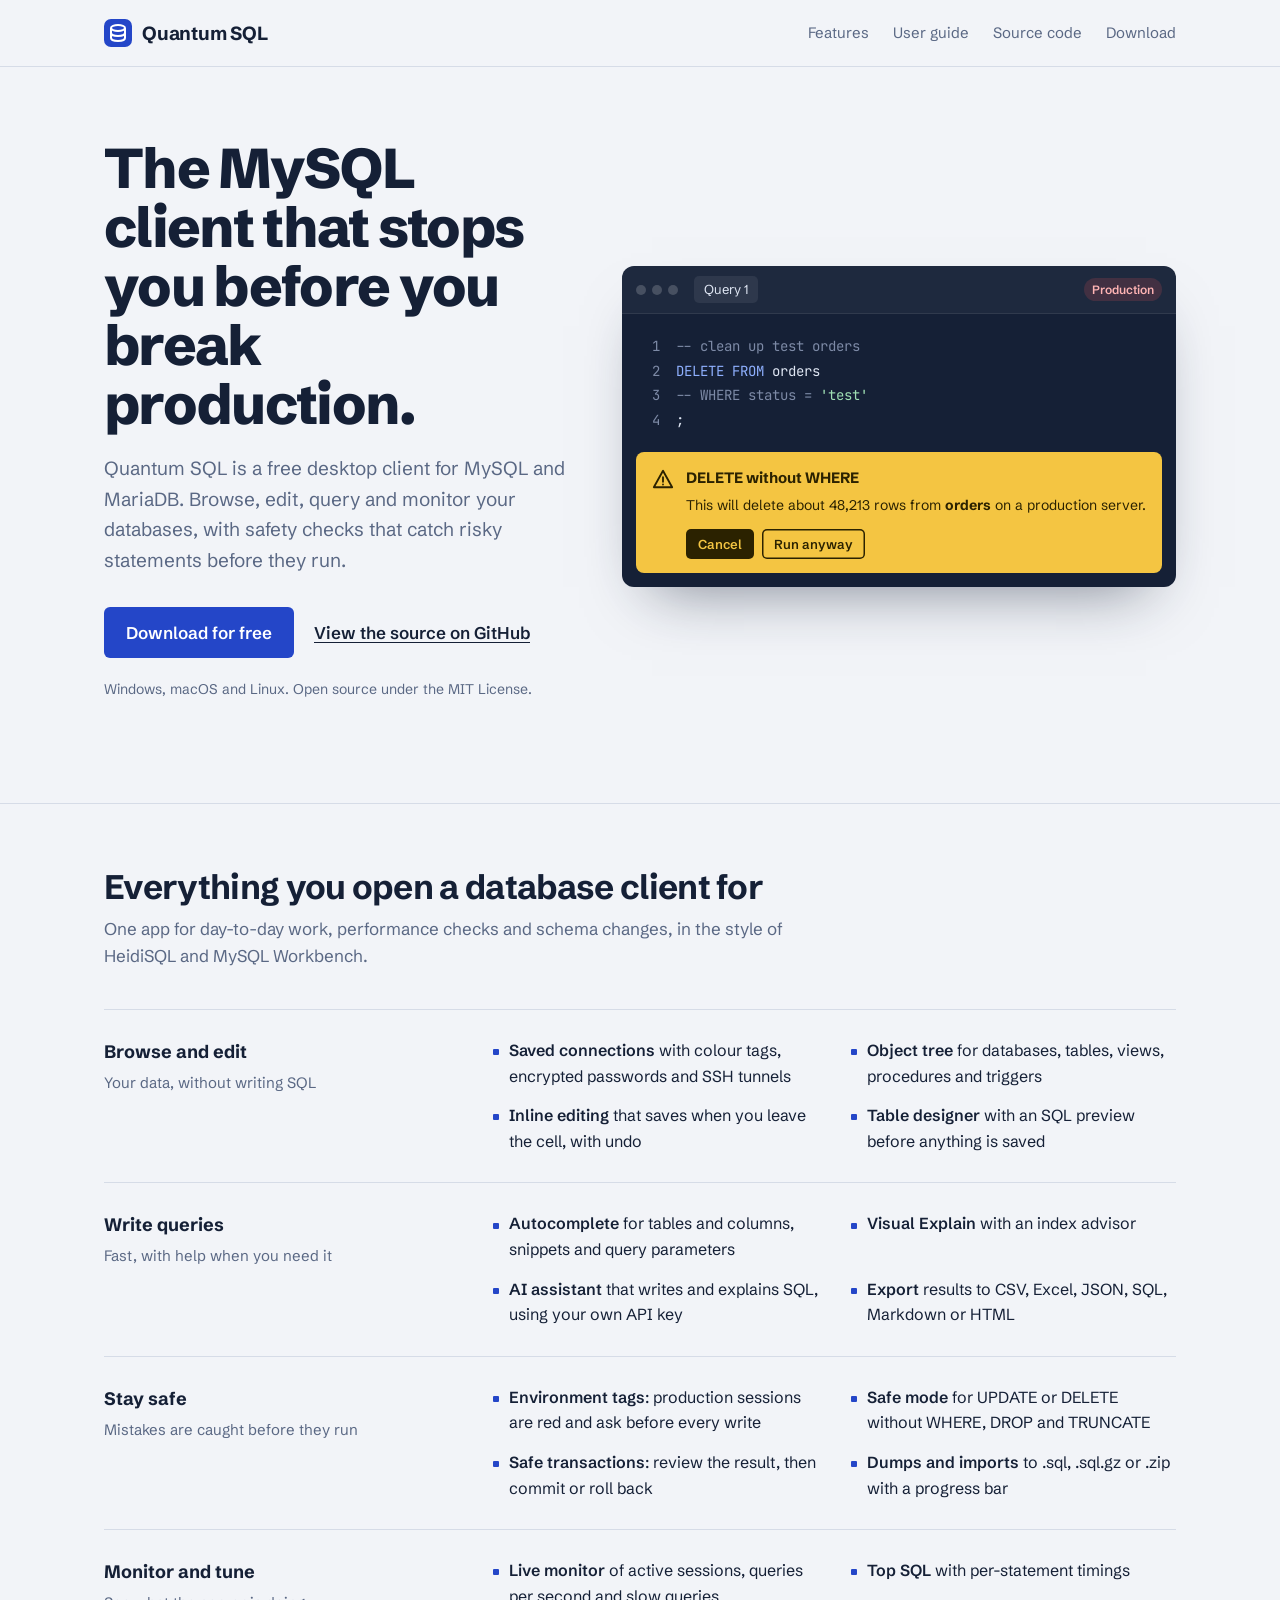
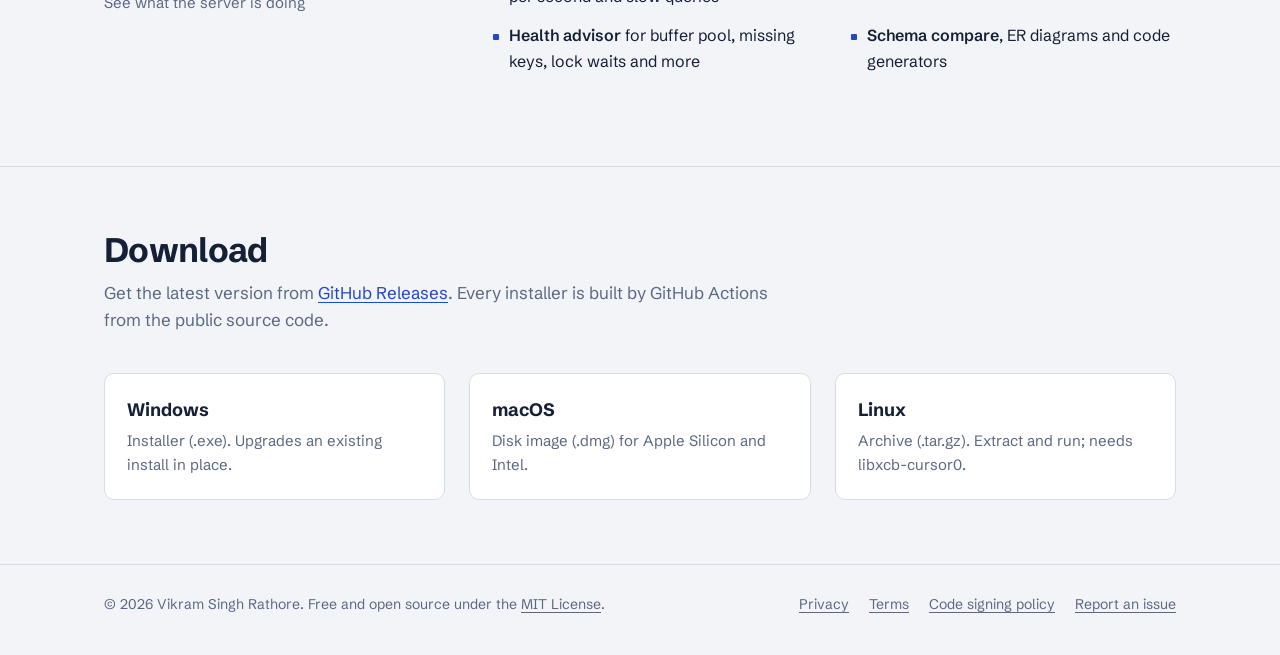
<file: docs/index.html>
<!doctype html>
<html lang="en">
<head>
<meta charset="utf-8">
<meta name="viewport" content="width=device-width, initial-scale=1">
<title>Quantum SQL</title>
<meta name="description" content="Free, open source desktop client for MySQL and MariaDB on Windows, macOS and Linux.">
<link rel="icon" href="data:image/svg+xml,%3Csvg xmlns='http://www.w3.org/2000/svg' viewBox='0 0 28 28'%3E%3Crect width='28' height='28' rx='7' fill='%232446c8'/%3E%3Cellipse cx='14' cy='9' rx='7' ry='3' fill='none' stroke='%23fff' stroke-width='2'/%3E%3Cpath d='M7 9v10c0 1.7 3.1 3 7 3s7-1.3 7-3V9M7 14c0 1.7 3.1 3 7 3s7-1.3 7-3' fill='none' stroke='%23fff' stroke-width='2'/%3E%3C/svg%3E">
<link rel="preconnect" href="https://fonts.googleapis.com">
<link rel="preconnect" href="https://fonts.gstatic.com" crossorigin>
<link rel="stylesheet" href="https://fonts.googleapis.com/css2?family=JetBrains+Mono:wght@400;500&family=Schibsted+Grotesk:wght@400;600;700;800&display=swap">
<link rel="stylesheet" href="style.css">
</head>
<body>
<header class="topbar">
  <div class="wrap">
    <a class="brand" href="./">
      <svg width="28" height="28" viewBox="0 0 28 28" aria-hidden="true"><rect width="28" height="28" rx="7" fill="#2446c8"/><ellipse cx="14" cy="9" rx="7" ry="3" fill="none" stroke="#fff" stroke-width="2"/><path d="M7 9v10c0 1.7 3.1 3 7 3s7-1.3 7-3V9M7 14c0 1.7 3.1 3 7 3s7-1.3 7-3" fill="none" stroke="#fff" stroke-width="2"/></svg>
      Quantum SQL
    </a>
    <nav aria-label="Main">
      <a href="#features">Features</a>
      <a href="https://github.com/Vikram662/quantum-sql-studio/blob/main/docs/USER_GUIDE.md">User guide</a>
      <a href="https://github.com/Vikram662/quantum-sql-studio">Source code</a>
      <a href="https://github.com/Vikram662/quantum-sql-studio/releases">Download</a>
    </nav>
  </div>
</header>

<main>
  <section class="hero">
    <div class="wrap">
      <div>
        <h1>The MySQL client that stops you before you break production.</h1>
        <p class="lede">Quantum SQL is a free desktop client for MySQL and MariaDB. Browse, edit, query and monitor your databases, with safety checks that catch risky statements before they run.</p>
        <div class="actions">
          <a class="btn" href="https://github.com/Vikram662/quantum-sql-studio/releases">Download for free</a>
          <a class="quiet" href="https://github.com/Vikram662/quantum-sql-studio">View the source on GitHub</a>
        </div>
        <p class="meta">Windows, macOS and Linux. Open source under the MIT License.</p>
      </div>

      <figure class="window" aria-label="Quantum SQL query tab warning about a DELETE without a WHERE clause" style="margin:0">
        <div class="chrome">
          <span class="dots" aria-hidden="true"><i></i><i></i><i></i></span>
          <span class="tab">Query 1</span>
          <span class="env">Production</span>
        </div>
<pre><span class="ln">1</span><span class="cm">-- clean up test orders</span>
<span class="ln">2</span><span class="kw">DELETE FROM</span> orders
<span class="ln">3</span><span class="cm">-- WHERE status = <span class="str">'test'</span></span>
<span class="ln">4</span>;</pre>
        <div class="guard" role="img" aria-label="Safe mode warning">
          <svg width="22" height="22" viewBox="0 0 24 24" aria-hidden="true"><path d="M12 3 2 21h20L12 3Z" fill="none" stroke="#2b2200" stroke-width="2" stroke-linejoin="round"/><path d="M12 10v5M12 18v.01" stroke="#2b2200" stroke-width="2" stroke-linecap="round"/></svg>
          <strong>DELETE without WHERE</strong>
          <span>This will delete about 48,213 rows from <b>orders</b> on a production server.</span>
          <div class="choices"><b>Cancel</b><b>Run anyway</b></div>
        </div>
      </figure>
    </div>
  </section>

  <section class="band" id="features">
    <div class="wrap">
      <h2>Everything you open a database client for</h2>
      <p>One app for day-to-day work, performance checks and schema changes, in the style of HeidiSQL and MySQL Workbench.</p>

      <div class="groups">
        <div class="group">
          <h3>Browse and edit<small>Your data, without writing SQL</small></h3>
          <ul>
            <li><b>Saved connections</b> with colour tags, encrypted passwords and SSH tunnels</li>
            <li><b>Object tree</b> for databases, tables, views, procedures and triggers</li>
            <li><b>Inline editing</b> that saves when you leave the cell, with undo</li>
            <li><b>Table designer</b> with an SQL preview before anything is saved</li>
          </ul>
        </div>
        <div class="group">
          <h3>Write queries<small>Fast, with help when you need it</small></h3>
          <ul>
            <li><b>Autocomplete</b> for tables and columns, snippets and query parameters</li>
            <li><b>Visual Explain</b> with an index advisor</li>
            <li><b>AI assistant</b> that writes and explains SQL, using your own API key</li>
            <li><b>Export</b> results to CSV, Excel, JSON, SQL, Markdown or HTML</li>
          </ul>
        </div>
        <div class="group">
          <h3>Stay safe<small>Mistakes are caught before they run</small></h3>
          <ul>
            <li><b>Environment tags</b>: production sessions are red and ask before every write</li>
            <li><b>Safe mode</b> for UPDATE or DELETE without WHERE, DROP and TRUNCATE</li>
            <li><b>Safe transactions</b>: review the result, then commit or roll back</li>
            <li><b>Dumps and imports</b> to .sql, .sql.gz or .zip with a progress bar</li>
          </ul>
        </div>
        <div class="group">
          <h3>Monitor and tune<small>See what the server is doing</small></h3>
          <ul>
            <li><b>Live monitor</b> of active sessions, queries per second and slow queries</li>
            <li><b>Top SQL</b> with per-statement timings</li>
            <li><b>Health advisor</b> for buffer pool, missing keys, lock waits and more</li>
            <li><b>Schema compare</b>, ER diagrams and code generators</li>
          </ul>
        </div>
      </div>
    </div>
  </section>

  <section class="band">
    <div class="wrap">
      <h2>Download</h2>
      <p>Get the latest version from <a href="https://github.com/Vikram662/quantum-sql-studio/releases">GitHub Releases</a>. Every installer is built by GitHub Actions from the public source code.</p>
      <div class="platforms">
        <div class="platform"><h3>Windows</h3><p>Installer (.exe). Upgrades an existing install in place.</p></div>
        <div class="platform"><h3>macOS</h3><p>Disk image (.dmg) for Apple Silicon and Intel.</p></div>
        <div class="platform"><h3>Linux</h3><p>Archive (.tar.gz). Extract and run; needs libxcb-cursor0.</p></div>
      </div>
    </div>
  </section>
</main>

<footer class="footer">
  <div class="wrap">
    <span>&copy; 2026 Vikram Singh Rathore. Free and open source under the <a href="https://github.com/Vikram662/quantum-sql-studio/blob/main/LICENSE">MIT License</a>.</span>
    <nav aria-label="Legal">
      <a href="privacy.html">Privacy</a>
      <a href="terms.html">Terms</a>
      <a href="code-signing.html">Code signing policy</a>
      <a href="https://github.com/Vikram662/quantum-sql-studio/issues">Report an issue</a>
    </nav>
  </div>
</footer>
</body>
</html>
</file>
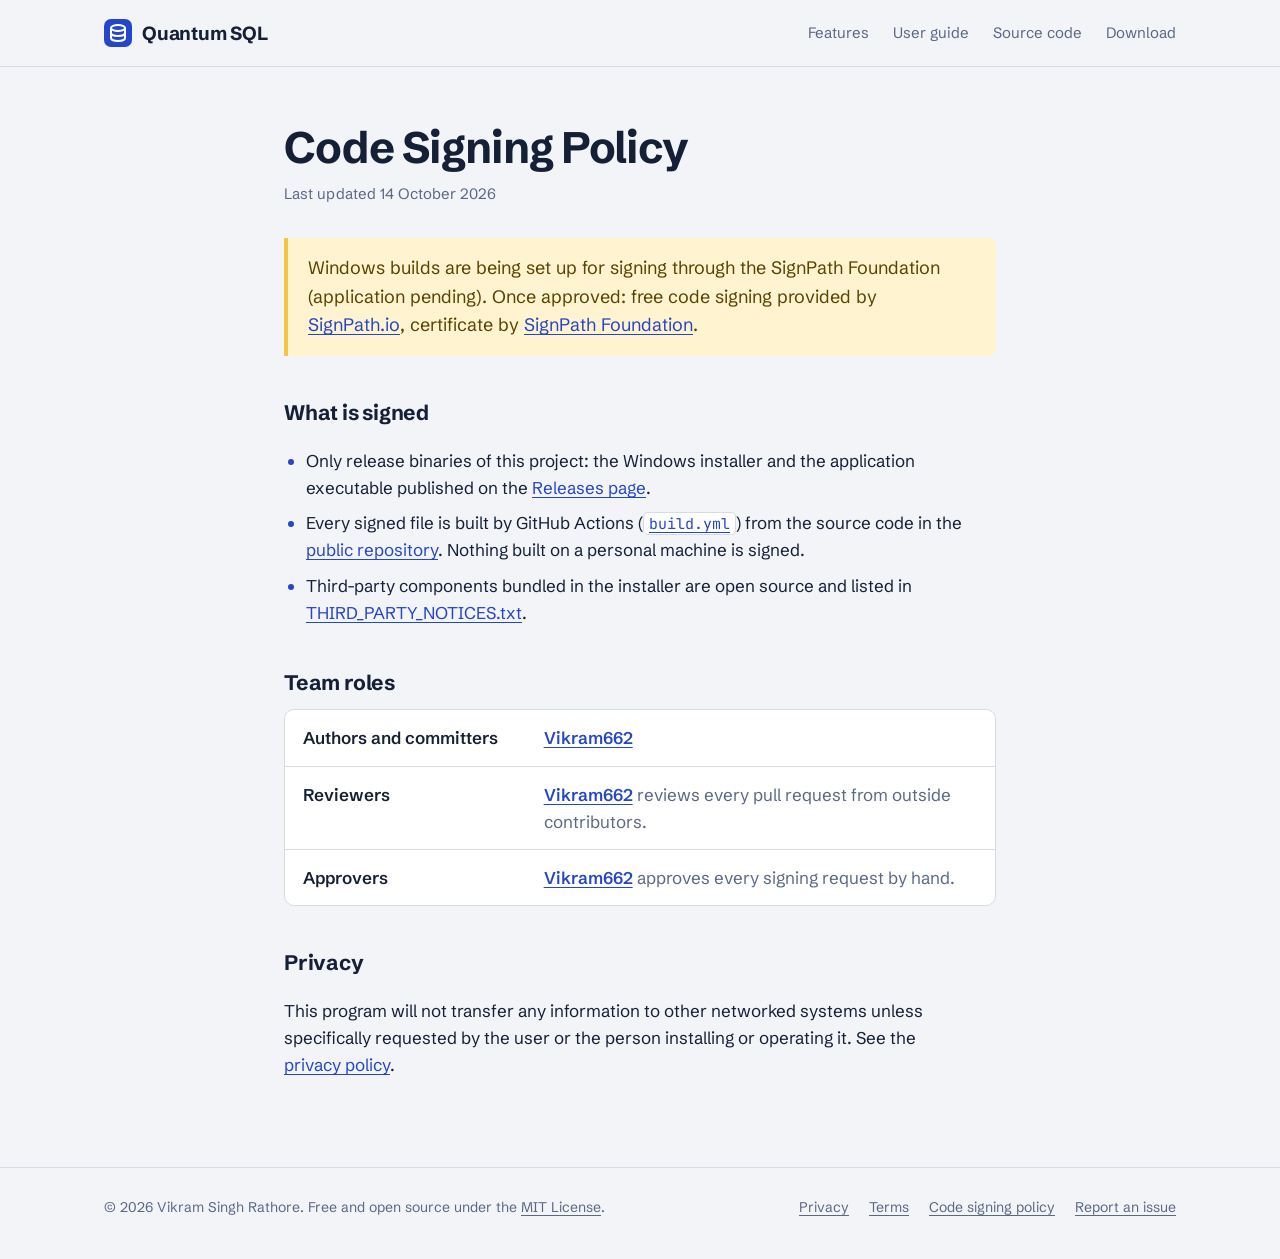
<file: docs/code-signing.html>
<!doctype html>
<html lang="en">
<head>
<meta charset="utf-8">
<meta name="viewport" content="width=device-width, initial-scale=1">
<title>Code Signing Policy - Quantum SQL</title>
<meta name="description" content="Code signing policy for Quantum SQL releases.">
<link rel="icon" href="data:image/svg+xml,%3Csvg xmlns='http://www.w3.org/2000/svg' viewBox='0 0 28 28'%3E%3Crect width='28' height='28' rx='7' fill='%232446c8'/%3E%3Cellipse cx='14' cy='9' rx='7' ry='3' fill='none' stroke='%23fff' stroke-width='2'/%3E%3Cpath d='M7 9v10c0 1.7 3.1 3 7 3s7-1.3 7-3V9M7 14c0 1.7 3.1 3 7 3s7-1.3 7-3' fill='none' stroke='%23fff' stroke-width='2'/%3E%3C/svg%3E">
<link rel="preconnect" href="https://fonts.googleapis.com">
<link rel="preconnect" href="https://fonts.gstatic.com" crossorigin>
<link rel="stylesheet" href="https://fonts.googleapis.com/css2?family=JetBrains+Mono:wght@400;500&family=Schibsted+Grotesk:wght@400;600;700;800&display=swap">
<link rel="stylesheet" href="style.css">
</head>
<body>
<header class="topbar">
  <div class="wrap">
    <a class="brand" href="./">
      <svg width="28" height="28" viewBox="0 0 28 28" aria-hidden="true"><rect width="28" height="28" rx="7" fill="#2446c8"/><ellipse cx="14" cy="9" rx="7" ry="3" fill="none" stroke="#fff" stroke-width="2"/><path d="M7 9v10c0 1.7 3.1 3 7 3s7-1.3 7-3V9M7 14c0 1.7 3.1 3 7 3s7-1.3 7-3" fill="none" stroke="#fff" stroke-width="2"/></svg>
      Quantum SQL
    </a>
    <nav aria-label="Main">
      <a href="./#features">Features</a>
      <a href="https://github.com/Vikram662/quantum-sql-studio/blob/main/docs/USER_GUIDE.md">User guide</a>
      <a href="https://github.com/Vikram662/quantum-sql-studio">Source code</a>
      <a href="https://github.com/Vikram662/quantum-sql-studio/releases">Download</a>
    </nav>
  </div>
</header>

<main class="doc">
  <div class="wrap">
    <h1>Code Signing Policy</h1>
    <p class="updated">Last updated 14 October 2026</p>

    <p class="summary">Windows builds are being set up for signing through the SignPath Foundation (application pending). Once approved: free code signing provided by <a href="https://about.signpath.io/">SignPath.io</a>, certificate by <a href="https://signpath.org/">SignPath Foundation</a>.</p>

    <h2>What is signed</h2>
    <ul>
      <li>Only release binaries of this project: the Windows installer and the application executable published on the <a href="https://github.com/Vikram662/quantum-sql-studio/releases">Releases page</a>.</li>
      <li>Every signed file is built by GitHub Actions (<a href="https://github.com/Vikram662/quantum-sql-studio/blob/main/.github/workflows/build.yml"><code>build.yml</code></a>) from the source code in the <a href="https://github.com/Vikram662/quantum-sql-studio">public repository</a>. Nothing built on a personal machine is signed.</li>
      <li>Third-party components bundled in the installer are open source and listed in <a href="https://github.com/Vikram662/quantum-sql-studio/blob/main/THIRD_PARTY_NOTICES.txt">THIRD_PARTY_NOTICES.txt</a>.</li>
    </ul>

    <h2>Team roles</h2>
    <dl class="roles">
      <div><dt>Authors and committers</dt><dd><a href="https://github.com/Vikram662">Vikram662</a></dd></div>
      <div><dt>Reviewers</dt><dd><a href="https://github.com/Vikram662">Vikram662</a> reviews every pull request from outside contributors.</dd></div>
      <div><dt>Approvers</dt><dd><a href="https://github.com/Vikram662">Vikram662</a> approves every signing request by hand.</dd></div>
    </dl>

    <h2>Privacy</h2>
    <p>This program will not transfer any information to other networked systems unless specifically requested by the user or the person installing or operating it. See the <a href="privacy.html">privacy policy</a>.</p>
  </div>
</main>

<footer class="footer">
  <div class="wrap">
    <span>&copy; 2026 Vikram Singh Rathore. Free and open source under the <a href="https://github.com/Vikram662/quantum-sql-studio/blob/main/LICENSE">MIT License</a>.</span>
    <nav aria-label="Legal">
      <a href="privacy.html">Privacy</a>
      <a href="terms.html">Terms</a>
      <a href="code-signing.html" aria-current="page">Code signing policy</a>
      <a href="https://github.com/Vikram662/quantum-sql-studio/issues">Report an issue</a>
    </nav>
  </div>
</footer>
</body>
</html>
</file>
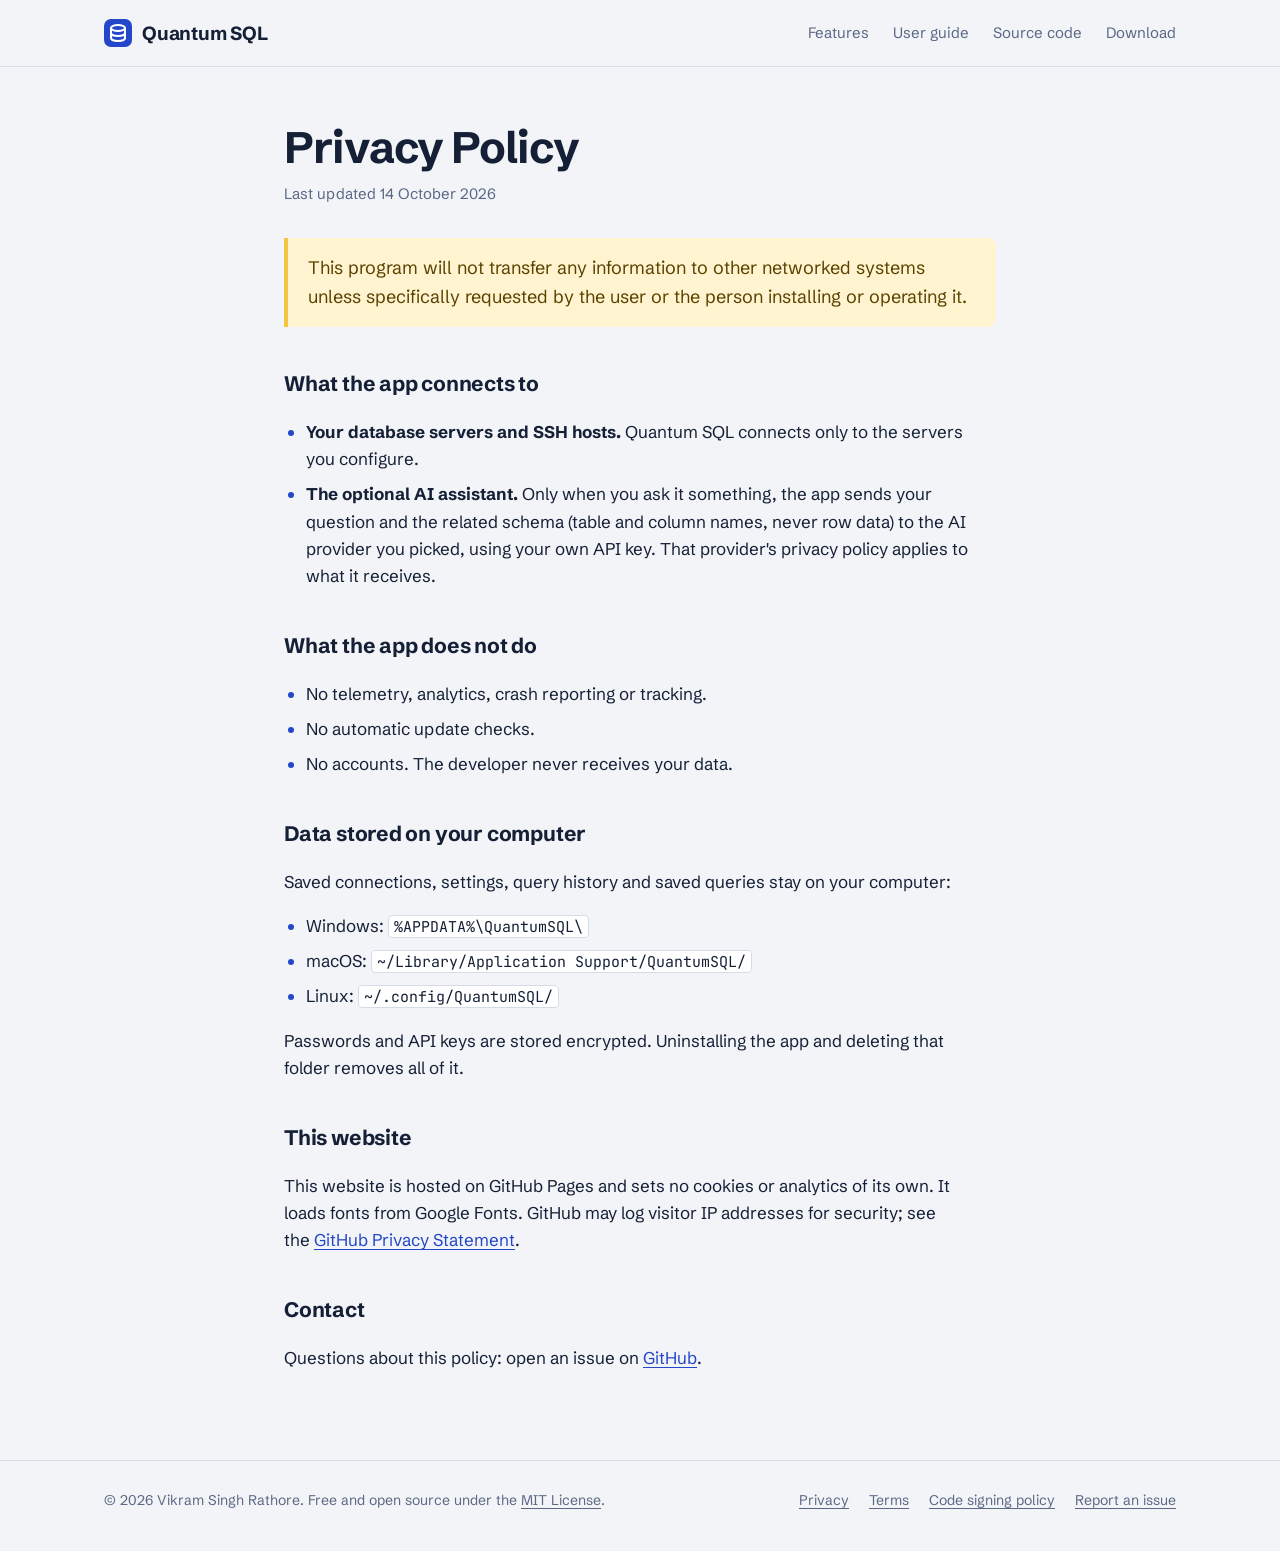
<file: docs/privacy.html>
<!doctype html>
<html lang="en">
<head>
<meta charset="utf-8">
<meta name="viewport" content="width=device-width, initial-scale=1">
<title>Privacy Policy - Quantum SQL</title>
<meta name="description" content="Privacy policy for the Quantum SQL desktop application.">
<link rel="icon" href="data:image/svg+xml,%3Csvg xmlns='http://www.w3.org/2000/svg' viewBox='0 0 28 28'%3E%3Crect width='28' height='28' rx='7' fill='%232446c8'/%3E%3Cellipse cx='14' cy='9' rx='7' ry='3' fill='none' stroke='%23fff' stroke-width='2'/%3E%3Cpath d='M7 9v10c0 1.7 3.1 3 7 3s7-1.3 7-3V9M7 14c0 1.7 3.1 3 7 3s7-1.3 7-3' fill='none' stroke='%23fff' stroke-width='2'/%3E%3C/svg%3E">
<link rel="preconnect" href="https://fonts.googleapis.com">
<link rel="preconnect" href="https://fonts.gstatic.com" crossorigin>
<link rel="stylesheet" href="https://fonts.googleapis.com/css2?family=JetBrains+Mono:wght@400;500&family=Schibsted+Grotesk:wght@400;600;700;800&display=swap">
<link rel="stylesheet" href="style.css">
</head>
<body>
<header class="topbar">
  <div class="wrap">
    <a class="brand" href="./">
      <svg width="28" height="28" viewBox="0 0 28 28" aria-hidden="true"><rect width="28" height="28" rx="7" fill="#2446c8"/><ellipse cx="14" cy="9" rx="7" ry="3" fill="none" stroke="#fff" stroke-width="2"/><path d="M7 9v10c0 1.7 3.1 3 7 3s7-1.3 7-3V9M7 14c0 1.7 3.1 3 7 3s7-1.3 7-3" fill="none" stroke="#fff" stroke-width="2"/></svg>
      Quantum SQL
    </a>
    <nav aria-label="Main">
      <a href="./#features">Features</a>
      <a href="https://github.com/Vikram662/quantum-sql-studio/blob/main/docs/USER_GUIDE.md">User guide</a>
      <a href="https://github.com/Vikram662/quantum-sql-studio">Source code</a>
      <a href="https://github.com/Vikram662/quantum-sql-studio/releases">Download</a>
    </nav>
  </div>
</header>

<main class="doc">
  <div class="wrap">
    <h1>Privacy Policy</h1>
    <p class="updated">Last updated 14 October 2026</p>

    <p class="summary">This program will not transfer any information to other networked systems unless specifically requested by the user or the person installing or operating it.</p>

    <h2>What the app connects to</h2>
    <ul>
      <li><strong>Your database servers and SSH hosts.</strong> Quantum SQL connects only to the servers you configure.</li>
      <li><strong>The optional AI assistant.</strong> Only when you ask it something, the app sends your question and the related schema (table and column names, never row data) to the AI provider you picked, using your own API key. That provider's privacy policy applies to what it receives.</li>
    </ul>

    <h2>What the app does not do</h2>
    <ul>
      <li>No telemetry, analytics, crash reporting or tracking.</li>
      <li>No automatic update checks.</li>
      <li>No accounts. The developer never receives your data.</li>
    </ul>

    <h2>Data stored on your computer</h2>
    <p>Saved connections, settings, query history and saved queries stay on your computer:</p>
    <ul>
      <li>Windows: <code>%APPDATA%\QuantumSQL\</code></li>
      <li>macOS: <code>~/Library/Application Support/QuantumSQL/</code></li>
      <li>Linux: <code>~/.config/QuantumSQL/</code></li>
    </ul>
    <p>Passwords and API keys are stored encrypted. Uninstalling the app and deleting that folder removes all of it.</p>

    <h2>This website</h2>
    <p>This website is hosted on GitHub Pages and sets no cookies or analytics of its own. It loads fonts from Google Fonts. GitHub may log visitor IP addresses for security; see the <a href="https://docs.github.com/en/site-policy/privacy-policies/github-general-privacy-statement">GitHub Privacy Statement</a>.</p>

    <h2>Contact</h2>
    <p>Questions about this policy: open an issue on <a href="https://github.com/Vikram662/quantum-sql-studio/issues">GitHub</a>.</p>
  </div>
</main>

<footer class="footer">
  <div class="wrap">
    <span>&copy; 2026 Vikram Singh Rathore. Free and open source under the <a href="https://github.com/Vikram662/quantum-sql-studio/blob/main/LICENSE">MIT License</a>.</span>
    <nav aria-label="Legal">
      <a href="privacy.html" aria-current="page">Privacy</a>
      <a href="terms.html">Terms</a>
      <a href="code-signing.html">Code signing policy</a>
      <a href="https://github.com/Vikram662/quantum-sql-studio/issues">Report an issue</a>
    </nav>
  </div>
</footer>
</body>
</html>
</file>
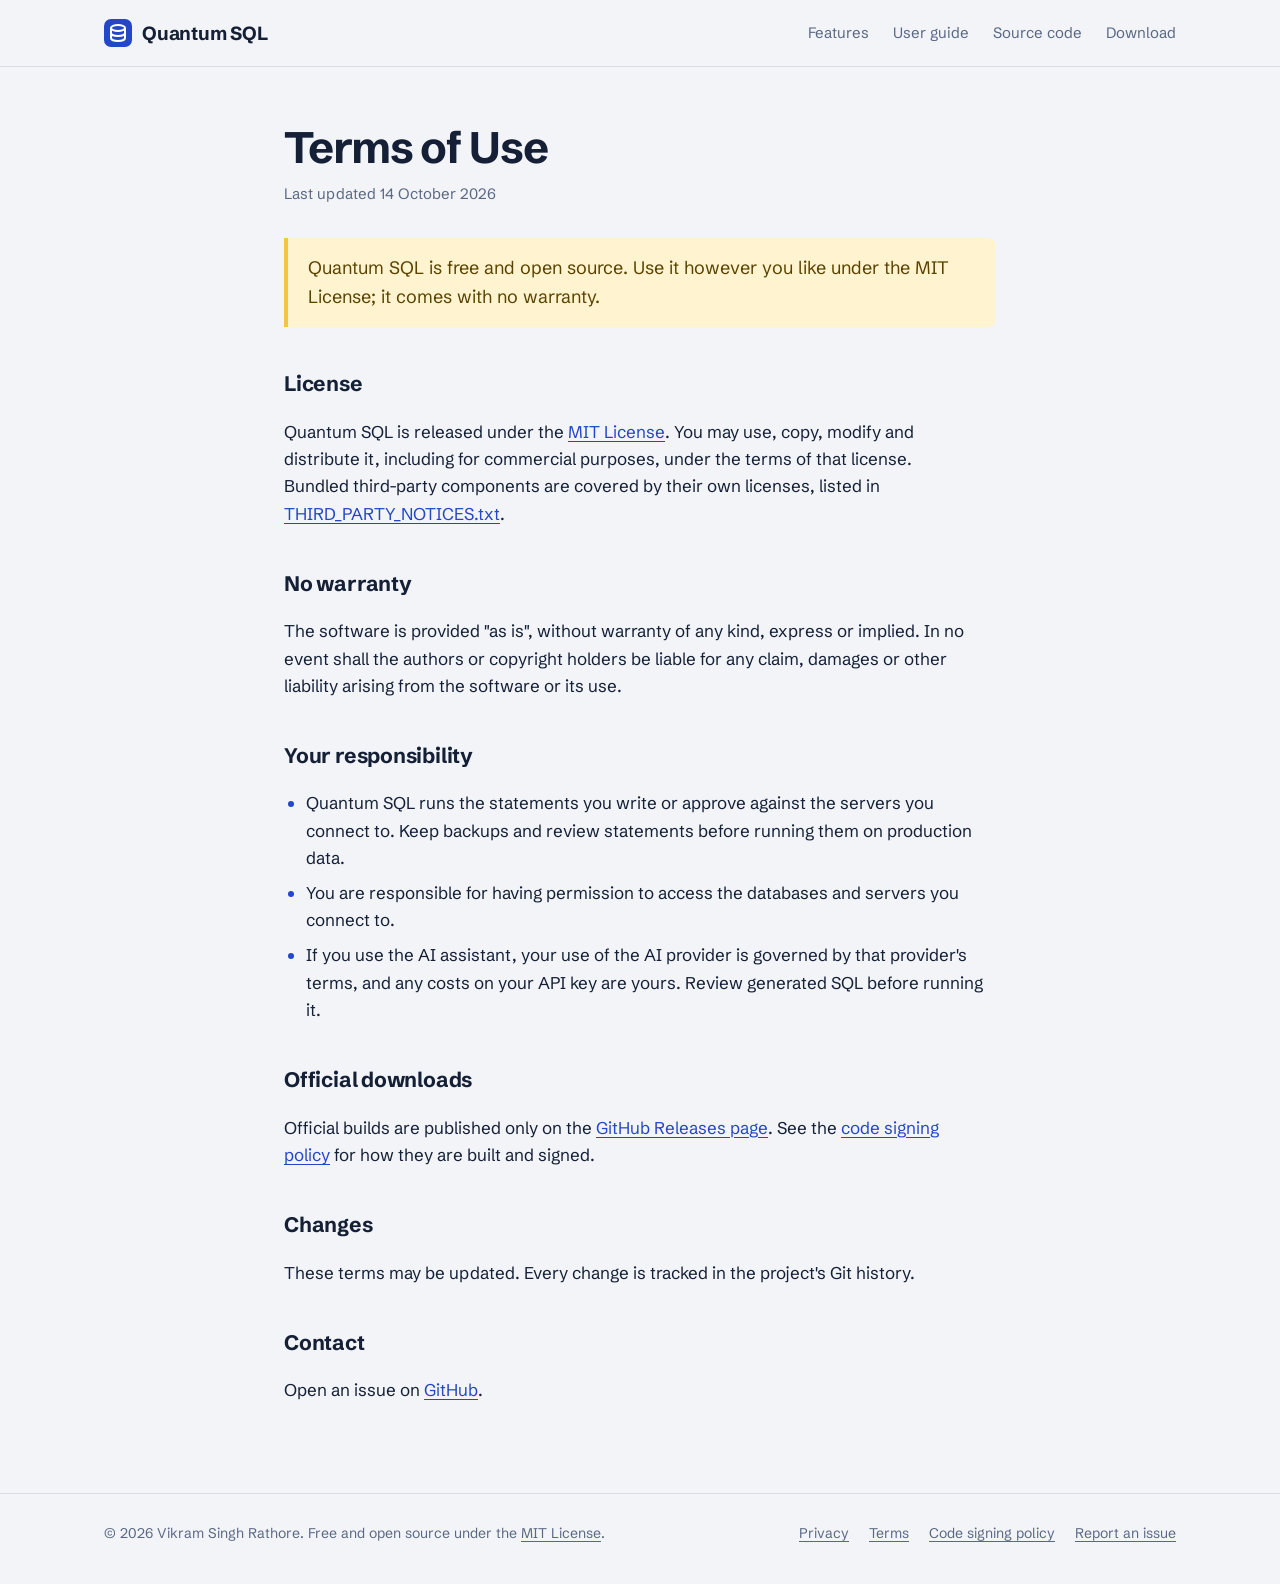
<file: docs/terms.html>
<!doctype html>
<html lang="en">
<head>
<meta charset="utf-8">
<meta name="viewport" content="width=device-width, initial-scale=1">
<title>Terms of Use - Quantum SQL</title>
<meta name="description" content="Terms of use for the Quantum SQL desktop application.">
<link rel="icon" href="data:image/svg+xml,%3Csvg xmlns='http://www.w3.org/2000/svg' viewBox='0 0 28 28'%3E%3Crect width='28' height='28' rx='7' fill='%232446c8'/%3E%3Cellipse cx='14' cy='9' rx='7' ry='3' fill='none' stroke='%23fff' stroke-width='2'/%3E%3Cpath d='M7 9v10c0 1.7 3.1 3 7 3s7-1.3 7-3V9M7 14c0 1.7 3.1 3 7 3s7-1.3 7-3' fill='none' stroke='%23fff' stroke-width='2'/%3E%3C/svg%3E">
<link rel="preconnect" href="https://fonts.googleapis.com">
<link rel="preconnect" href="https://fonts.gstatic.com" crossorigin>
<link rel="stylesheet" href="https://fonts.googleapis.com/css2?family=JetBrains+Mono:wght@400;500&family=Schibsted+Grotesk:wght@400;600;700;800&display=swap">
<link rel="stylesheet" href="style.css">
</head>
<body>
<header class="topbar">
  <div class="wrap">
    <a class="brand" href="./">
      <svg width="28" height="28" viewBox="0 0 28 28" aria-hidden="true"><rect width="28" height="28" rx="7" fill="#2446c8"/><ellipse cx="14" cy="9" rx="7" ry="3" fill="none" stroke="#fff" stroke-width="2"/><path d="M7 9v10c0 1.7 3.1 3 7 3s7-1.3 7-3V9M7 14c0 1.7 3.1 3 7 3s7-1.3 7-3" fill="none" stroke="#fff" stroke-width="2"/></svg>
      Quantum SQL
    </a>
    <nav aria-label="Main">
      <a href="./#features">Features</a>
      <a href="https://github.com/Vikram662/quantum-sql-studio/blob/main/docs/USER_GUIDE.md">User guide</a>
      <a href="https://github.com/Vikram662/quantum-sql-studio">Source code</a>
      <a href="https://github.com/Vikram662/quantum-sql-studio/releases">Download</a>
    </nav>
  </div>
</header>

<main class="doc">
  <div class="wrap">
    <h1>Terms of Use</h1>
    <p class="updated">Last updated 14 October 2026</p>

    <p class="summary">Quantum SQL is free and open source. Use it however you like under the MIT License; it comes with no warranty.</p>

    <h2>License</h2>
    <p>Quantum SQL is released under the <a href="https://github.com/Vikram662/quantum-sql-studio/blob/main/LICENSE">MIT License</a>. You may use, copy, modify and distribute it, including for commercial purposes, under the terms of that license. Bundled third-party components are covered by their own licenses, listed in <a href="https://github.com/Vikram662/quantum-sql-studio/blob/main/THIRD_PARTY_NOTICES.txt">THIRD_PARTY_NOTICES.txt</a>.</p>

    <h2>No warranty</h2>
    <p>The software is provided "as is", without warranty of any kind, express or implied. In no event shall the authors or copyright holders be liable for any claim, damages or other liability arising from the software or its use.</p>

    <h2>Your responsibility</h2>
    <ul>
      <li>Quantum SQL runs the statements you write or approve against the servers you connect to. Keep backups and review statements before running them on production data.</li>
      <li>You are responsible for having permission to access the databases and servers you connect to.</li>
      <li>If you use the AI assistant, your use of the AI provider is governed by that provider's terms, and any costs on your API key are yours. Review generated SQL before running it.</li>
    </ul>

    <h2>Official downloads</h2>
    <p>Official builds are published only on the <a href="https://github.com/Vikram662/quantum-sql-studio/releases">GitHub Releases page</a>. See the <a href="code-signing.html">code signing policy</a> for how they are built and signed.</p>

    <h2>Changes</h2>
    <p>These terms may be updated. Every change is tracked in the project's Git history.</p>

    <h2>Contact</h2>
    <p>Open an issue on <a href="https://github.com/Vikram662/quantum-sql-studio/issues">GitHub</a>.</p>
  </div>
</main>

<footer class="footer">
  <div class="wrap">
    <span>&copy; 2026 Vikram Singh Rathore. Free and open source under the <a href="https://github.com/Vikram662/quantum-sql-studio/blob/main/LICENSE">MIT License</a>.</span>
    <nav aria-label="Legal">
      <a href="privacy.html">Privacy</a>
      <a href="terms.html" aria-current="page">Terms</a>
      <a href="code-signing.html">Code signing policy</a>
      <a href="https://github.com/Vikram662/quantum-sql-studio/issues">Report an issue</a>
    </nav>
  </div>
</footer>
</body>
</html>
</file>
<file: docs/style.css>
:root {
  --paper: #f2f4f8;
  --surface: #ffffff;
  --ink: #152036;
  --steel: #5a6884;
  --line: #d6dce7;
  --blue: #2446c8;
  --blue-ink: #ffffff;
  --amber: #f4c542;
  --amber-soft: #fff4cf;
  --amber-ink: #5a4300;
  --code-bg: #152036;
  --code-fg: #dfe6f3;
  --code-dim: #7d8aa6;
  --code-kw: #8fb0ff;
  --code-str: #9fe0b4;
  --code-num: #ffcf70;
  --radius-window: 12px;
  --radius-control: 6px;
}

@media (prefers-color-scheme: dark) {
  :root {
    --paper: #0f1626;
    --surface: #172036;
    --ink: #e4e9f2;
    --steel: #9aa6bf;
    --line: #2a3550;
    --blue: #7c9bff;
    --blue-ink: #0f1626;
    --amber: #f4c542;
    --amber-soft: #3a3115;
    --amber-ink: #f8dd8a;
    --code-bg: #0a1020;
    --code-fg: #dfe6f3;
  }
}

* { box-sizing: border-box; }

html { -webkit-text-size-adjust: 100%; }

body {
  margin: 0;
  background: var(--paper);
  color: var(--ink);
  font: 400 17px/1.6 "Schibsted Grotesk", system-ui, -apple-system, "Segoe UI", sans-serif;
}

a { color: var(--blue); text-underline-offset: 3px; }
a:hover { text-decoration-thickness: 2px; }
:focus-visible { outline: 3px solid var(--blue); outline-offset: 3px; border-radius: 2px; }

code, pre { font-family: "JetBrains Mono", ui-monospace, Consolas, monospace; }
code { font-size: 0.88em; background: var(--surface); border: 1px solid var(--line); border-radius: 4px; padding: 1px 5px; }

.wrap { max-width: 1120px; margin: 0 auto; padding: 0 24px; }

/* Top bar */
.topbar { border-bottom: 1px solid var(--line); }
.topbar .wrap { display: flex; flex-wrap: wrap; align-items: center; justify-content: space-between; gap: 12px 32px; padding-top: 18px; padding-bottom: 18px; }
.brand { display: inline-flex; align-items: center; gap: 10px; color: var(--ink); text-decoration: none; font-weight: 700; font-size: 19px; letter-spacing: -0.01em; }
.brand svg { flex: none; }
.topbar nav { display: flex; flex-wrap: wrap; gap: 6px 24px; font-size: 15px; }
.topbar nav a { color: var(--steel); text-decoration: none; }
.topbar nav a:hover, .topbar nav a[aria-current="page"] { color: var(--ink); }
.topbar nav a[aria-current="page"] { font-weight: 600; }

/* Hero */
.hero .wrap { display: grid; grid-template-columns: minmax(0, 5fr) minmax(0, 6fr); gap: 56px; align-items: center; padding-top: 72px; padding-bottom: 88px; }
.hero h1 { font-size: clamp(36px, 5vw, 56px); line-height: 1.05; letter-spacing: -0.03em; font-weight: 800; margin: 0 0 20px; }
.hero p.lede { font-size: 19px; color: var(--steel); max-width: 34em; margin: 0 0 32px; }
.actions { display: flex; flex-wrap: wrap; gap: 12px 20px; align-items: center; }
.btn { display: inline-block; padding: 12px 22px; border-radius: var(--radius-control); background: var(--blue); color: var(--blue-ink); font-weight: 600; text-decoration: none; }
.btn:hover { filter: brightness(1.08); }
.actions .quiet { color: var(--ink); font-weight: 600; }
.hero .meta { margin-top: 20px; font-size: 14px; color: var(--steel); }

/* App window mock */
.window { background: var(--code-bg); color: var(--code-fg); border-radius: var(--radius-window); overflow: hidden; box-shadow: 0 30px 60px -30px rgba(21, 32, 54, 0.55); font-size: 14px; }
.window .chrome { display: flex; align-items: center; gap: 16px; padding: 10px 14px; background: rgba(255, 255, 255, 0.04); border-bottom: 1px solid rgba(255, 255, 255, 0.08); }
.window .dots { display: flex; gap: 6px; }
.window .dots i { width: 10px; height: 10px; border-radius: 50%; background: rgba(255, 255, 255, 0.18); }
.window .tab { font-size: 13px; color: var(--code-fg); padding: 3px 10px; border-radius: 5px; background: rgba(255, 255, 255, 0.07); }
.window .env { margin-left: auto; font-size: 12px; font-weight: 600; color: #ffb4b4; background: rgba(255, 90, 90, 0.16); padding: 2px 8px; border-radius: 999px; }
.window pre { margin: 0; padding: 20px 22px; line-height: 1.75; overflow-x: auto; font-size: 14px; }
.window .ln { color: var(--code-dim); user-select: none; display: inline-block; width: 2ch; margin-right: 16px; text-align: right; }
.window .kw { color: var(--code-kw); }
.window .str { color: var(--code-str); }
.window .num { color: var(--code-num); }
.window .cm { color: var(--code-dim); }
.guard { margin: 0 14px 14px; padding: 14px 16px; border-radius: 8px; background: var(--amber); color: #2b2200; display: grid; grid-template-columns: auto 1fr; gap: 4px 12px; }
.guard svg { grid-row: span 2; margin-top: 2px; }
.guard strong { font-size: 15px; }
.guard span { font-size: 14px; }
.guard .choices { grid-column: 2; display: flex; flex-wrap: wrap; gap: 8px; margin-top: 8px; }
.guard .choices b { font-weight: 600; font-size: 13px; padding: 5px 12px; border-radius: 5px; background: #2b2200; color: var(--amber); }
.guard .choices b + b { background: transparent; color: #2b2200; box-shadow: inset 0 0 0 1.5px #2b2200; }

@media (prefers-reduced-motion: no-preference) {
  .guard { animation: guard-in 480ms cubic-bezier(0.2, 0.8, 0.2, 1) 900ms both; }
  @keyframes guard-in { from { opacity: 0; transform: translateY(10px); } to { opacity: 1; transform: none; } }
}

/* Feature groups */
.band { border-top: 1px solid var(--line); }
.band .wrap { padding-top: 64px; padding-bottom: 64px; }
.band h2 { font-size: clamp(26px, 3vw, 34px); letter-spacing: -0.02em; line-height: 1.15; margin: 0 0 8px; }
.band > .wrap > p { color: var(--steel); max-width: 40em; margin: 0 0 40px; }
.groups { display: grid; gap: 0; }
.group { display: grid; grid-template-columns: minmax(0, 1fr) minmax(0, 2fr); gap: 8px 48px; padding: 28px 0; border-top: 1px solid var(--line); }
.group h3 { margin: 0; font-size: 18px; }
.group h3 small { display: block; font-weight: 400; font-size: 15px; color: var(--steel); margin-top: 4px; }
.group ul { margin: 0; padding: 0; list-style: none; display: grid; grid-template-columns: repeat(2, minmax(0, 1fr)); gap: 14px 32px; }
.group li { padding-left: 16px; position: relative; font-size: 16px; }
.group li::before { content: ""; position: absolute; left: 0; top: 0.7em; width: 6px; height: 6px; border-radius: 1px; background: var(--blue); }
.group li b { font-weight: 600; }

/* Platforms */
.platforms { display: grid; grid-template-columns: repeat(3, minmax(0, 1fr)); gap: 24px; margin-top: 8px; }
.platform { background: var(--surface); border: 1px solid var(--line); border-radius: 10px; padding: 22px; }
.platform h3 { margin: 0 0 4px; font-size: 18px; }
.platform p { margin: 0; color: var(--steel); font-size: 15px; }

/* Documents (privacy, terms, code signing) */
.doc .wrap { max-width: 760px; padding-top: 56px; padding-bottom: 72px; }
.doc h1 { font-size: clamp(32px, 4.4vw, 44px); letter-spacing: -0.025em; line-height: 1.1; margin: 0 0 10px; }
.doc .updated { color: var(--steel); font-size: 15px; margin: 0 0 32px; }
.doc .summary { background: var(--amber-soft); color: var(--amber-ink); border-left: 4px solid var(--amber); padding: 16px 20px; border-radius: 0 8px 8px 0; font-size: 18px; margin: 0 0 40px; }
.doc h2 { font-size: 21px; letter-spacing: -0.01em; margin: 40px 0 10px; }
.doc p, .doc li { max-width: 68ch; }
.doc ul { padding-left: 22px; }
.doc li { margin-bottom: 8px; }
.doc li::marker { color: var(--blue); }
.roles { border: 1px solid var(--line); border-radius: 10px; overflow: hidden; background: var(--surface); margin: 8px 0 0; }
.roles div { display: grid; grid-template-columns: minmax(0, 1fr) minmax(0, 2fr); gap: 4px 24px; padding: 14px 18px; }
.roles div + div { border-top: 1px solid var(--line); }
.roles dt { font-weight: 600; }
.roles dd { margin: 0; color: var(--steel); }
.roles dd a { font-weight: 600; }

/* Footer */
.footer { border-top: 1px solid var(--line); font-size: 14px; color: var(--steel); }
.footer .wrap { display: flex; flex-wrap: wrap; justify-content: space-between; gap: 12px 32px; padding-top: 28px; padding-bottom: 40px; }
.footer nav { display: flex; flex-wrap: wrap; gap: 6px 20px; }
.footer a { color: var(--steel); }

@media (max-width: 880px) {
  .hero .wrap { grid-template-columns: minmax(0, 1fr); gap: 40px; padding-top: 48px; padding-bottom: 64px; }
  .group { grid-template-columns: minmax(0, 1fr); }
  .platforms { grid-template-columns: minmax(0, 1fr); }
}

@media (max-width: 560px) {
  .wrap { padding: 0 16px; }
  .group ul { grid-template-columns: minmax(0, 1fr); }
  .roles div { grid-template-columns: minmax(0, 1fr); }
  .window pre { font-size: 12.5px; padding: 16px; }
}
</file>
